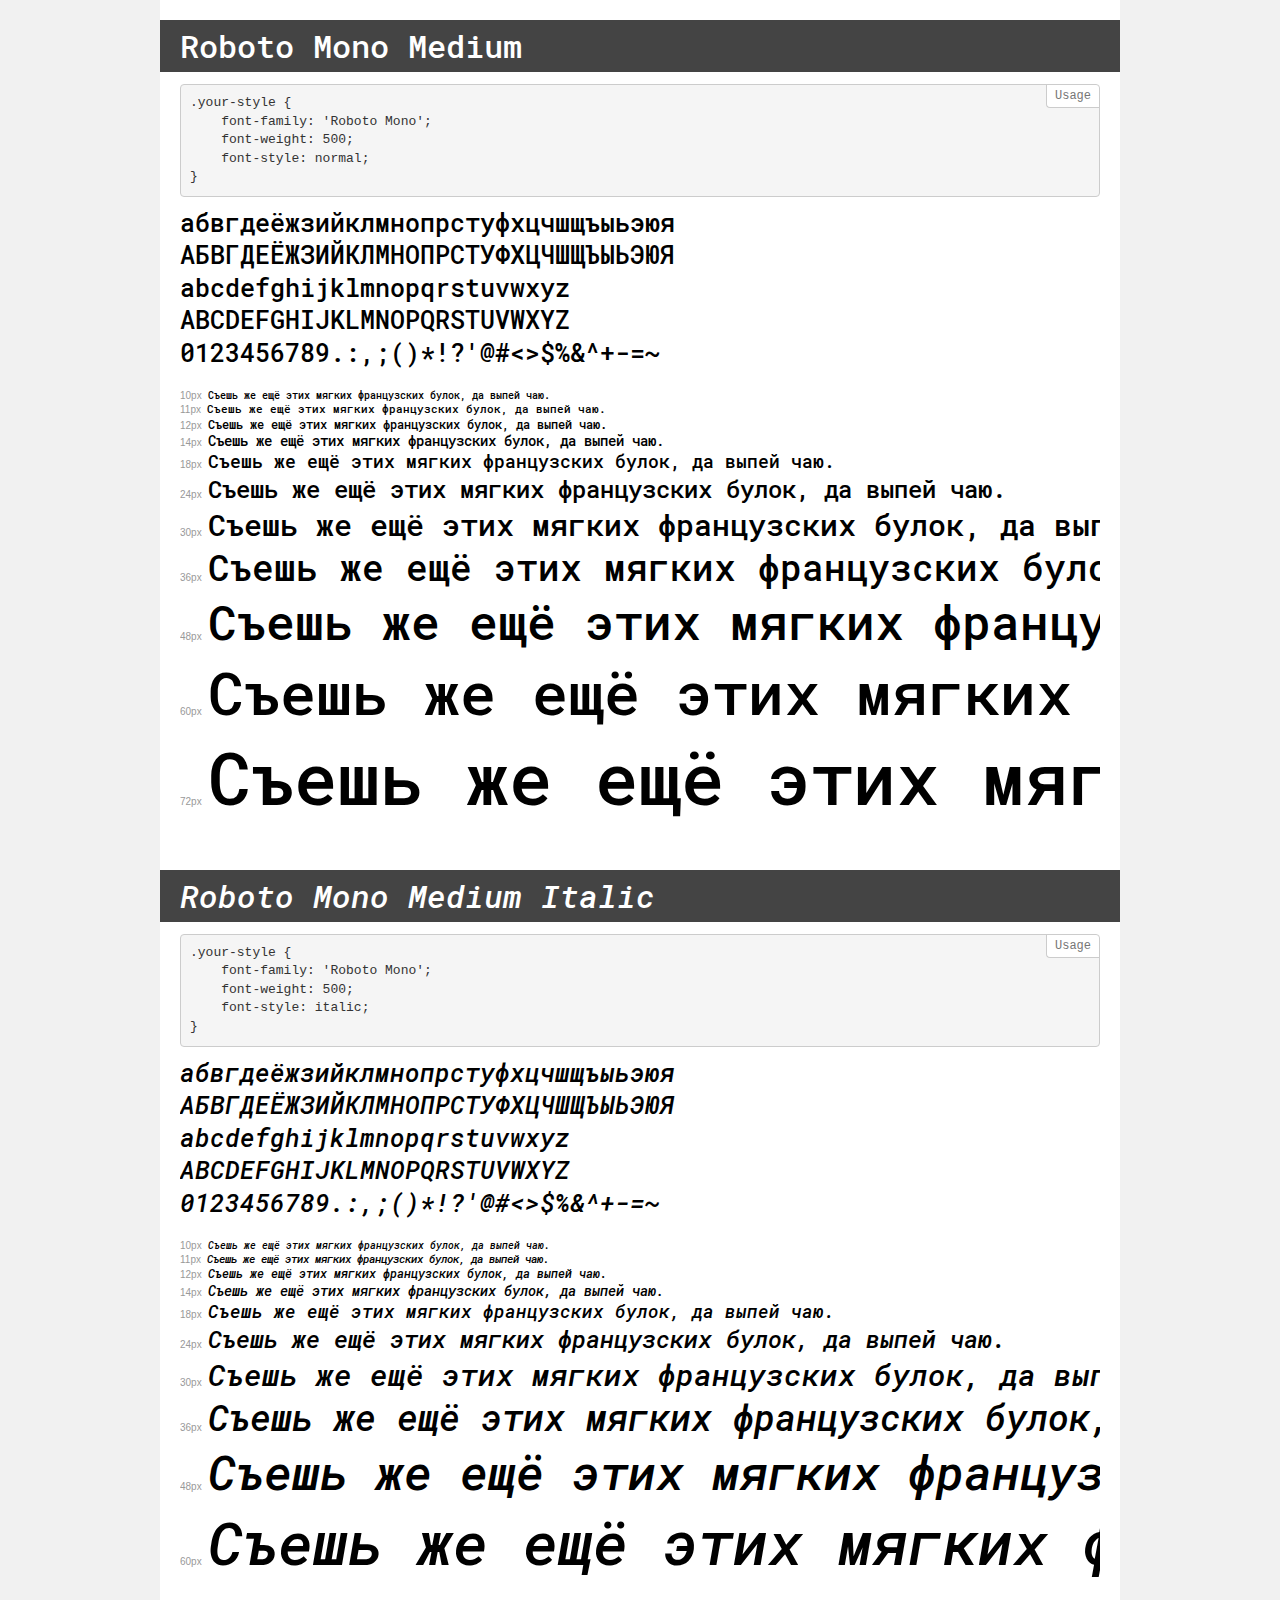
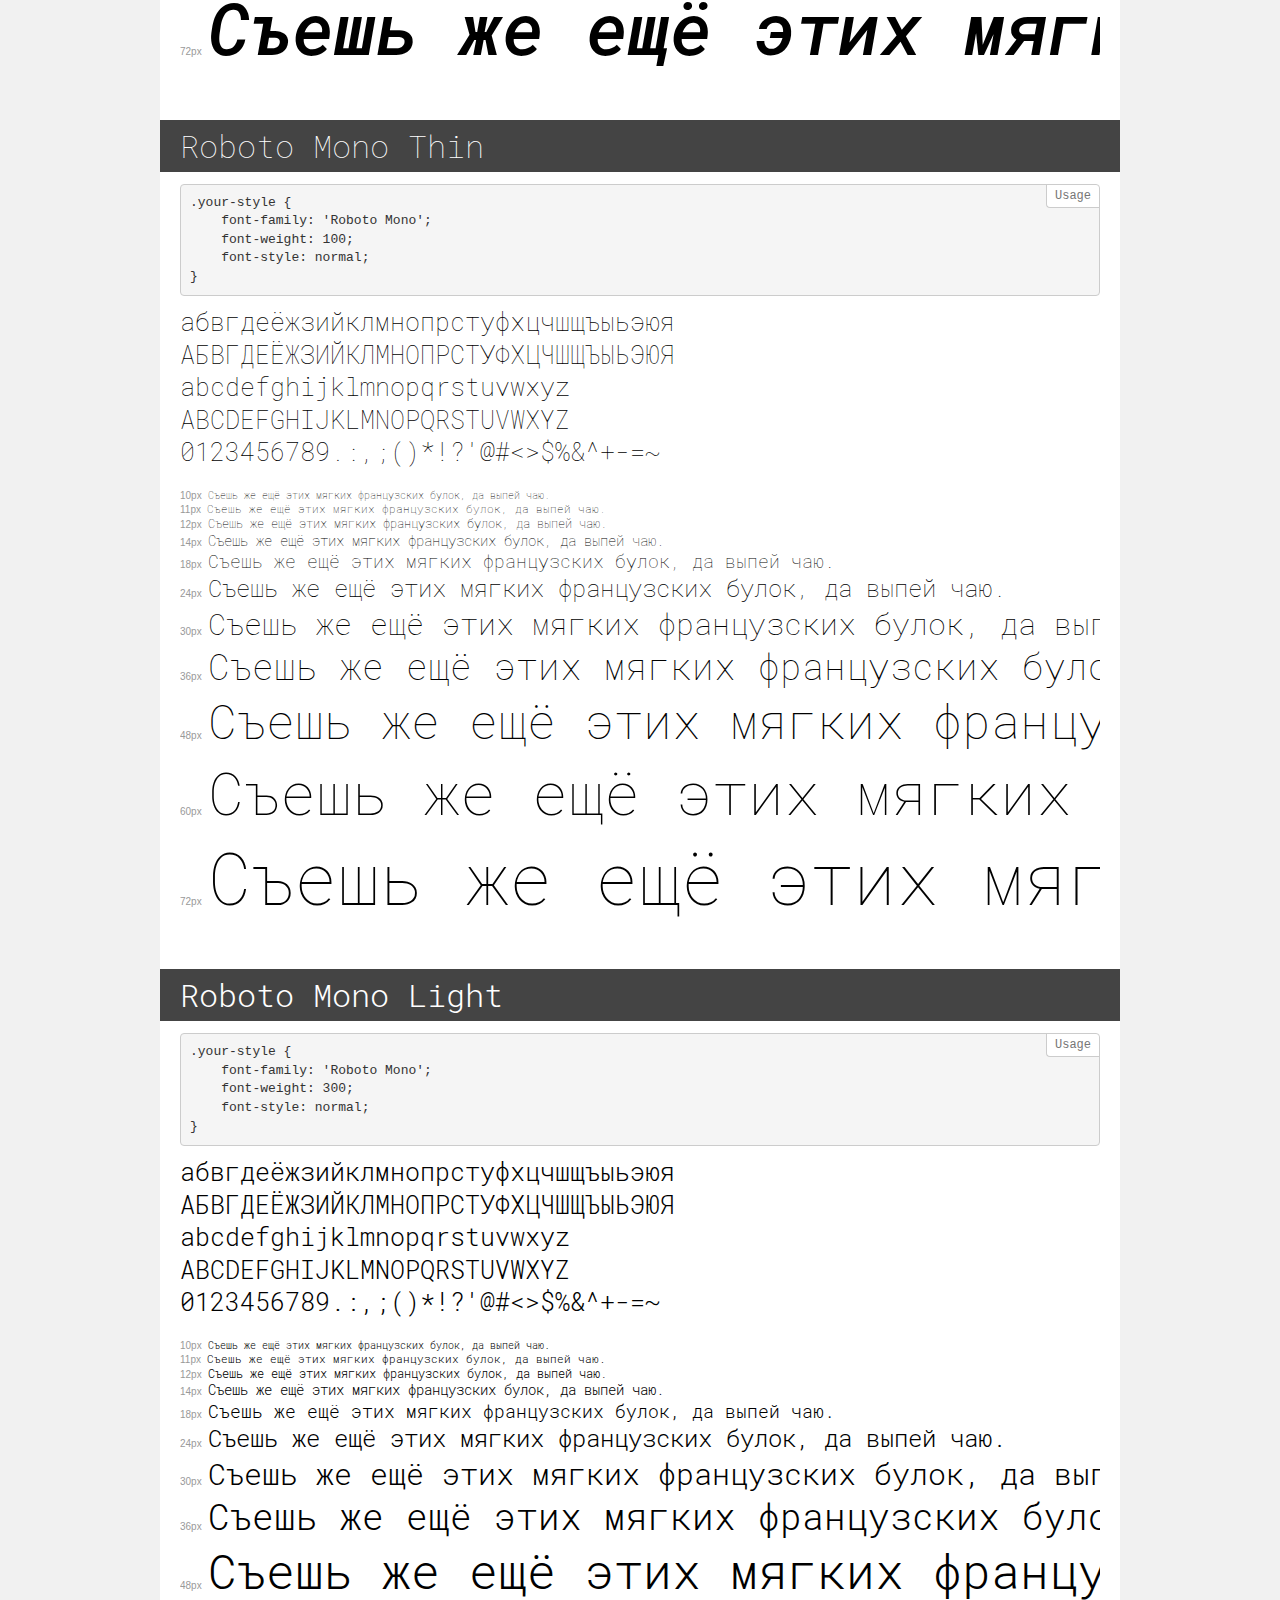
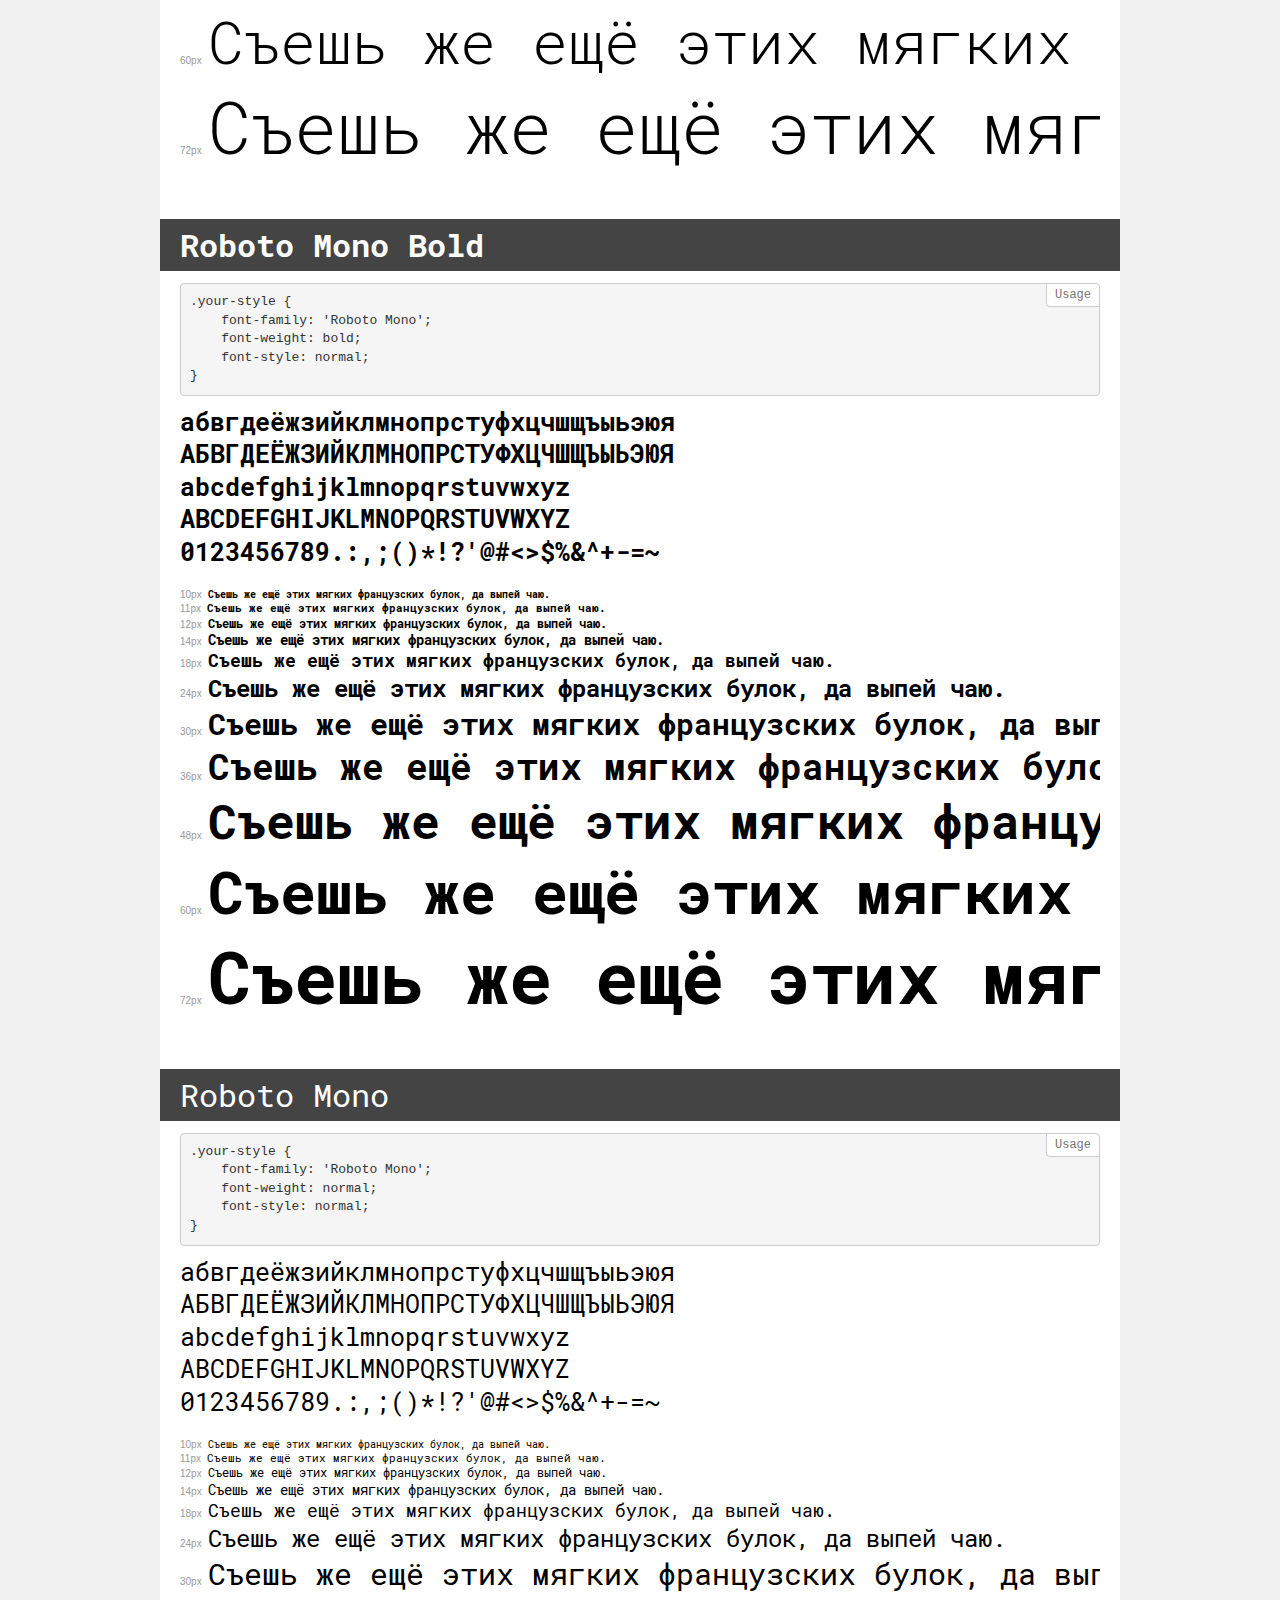
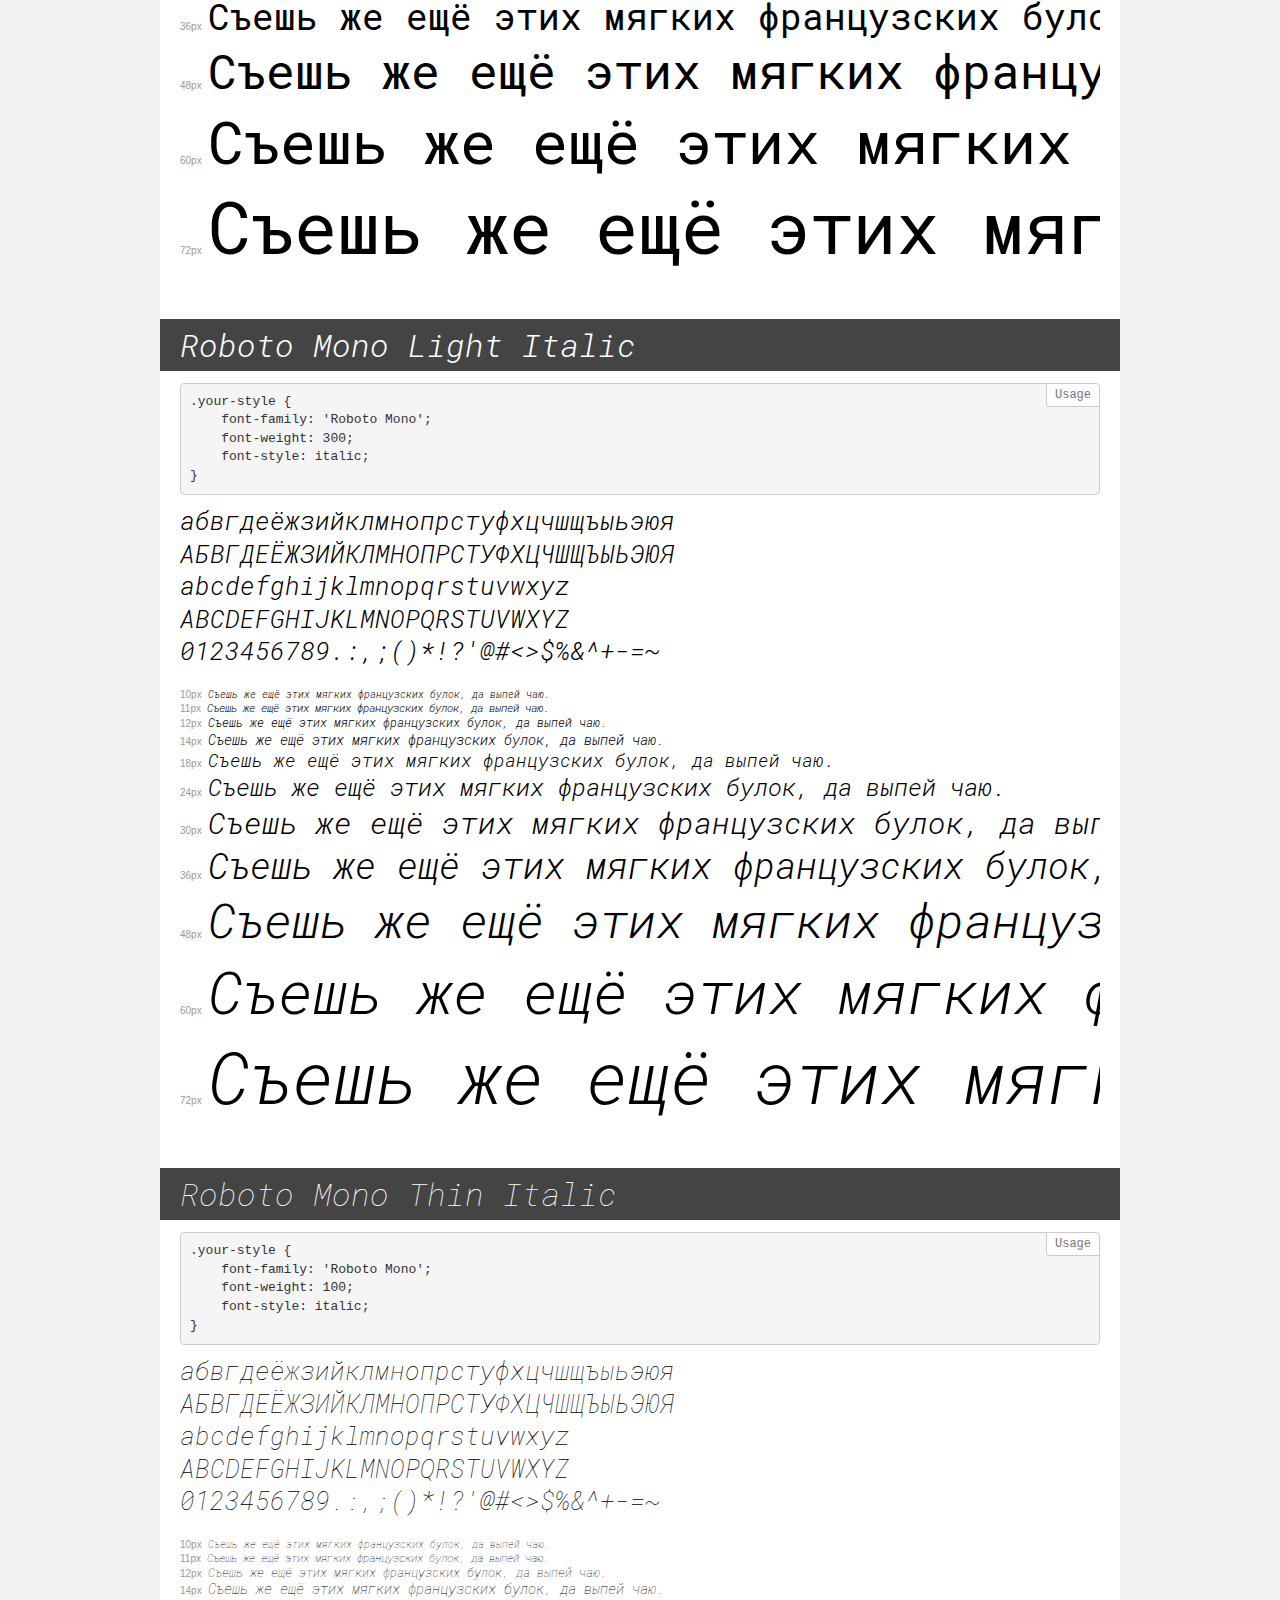
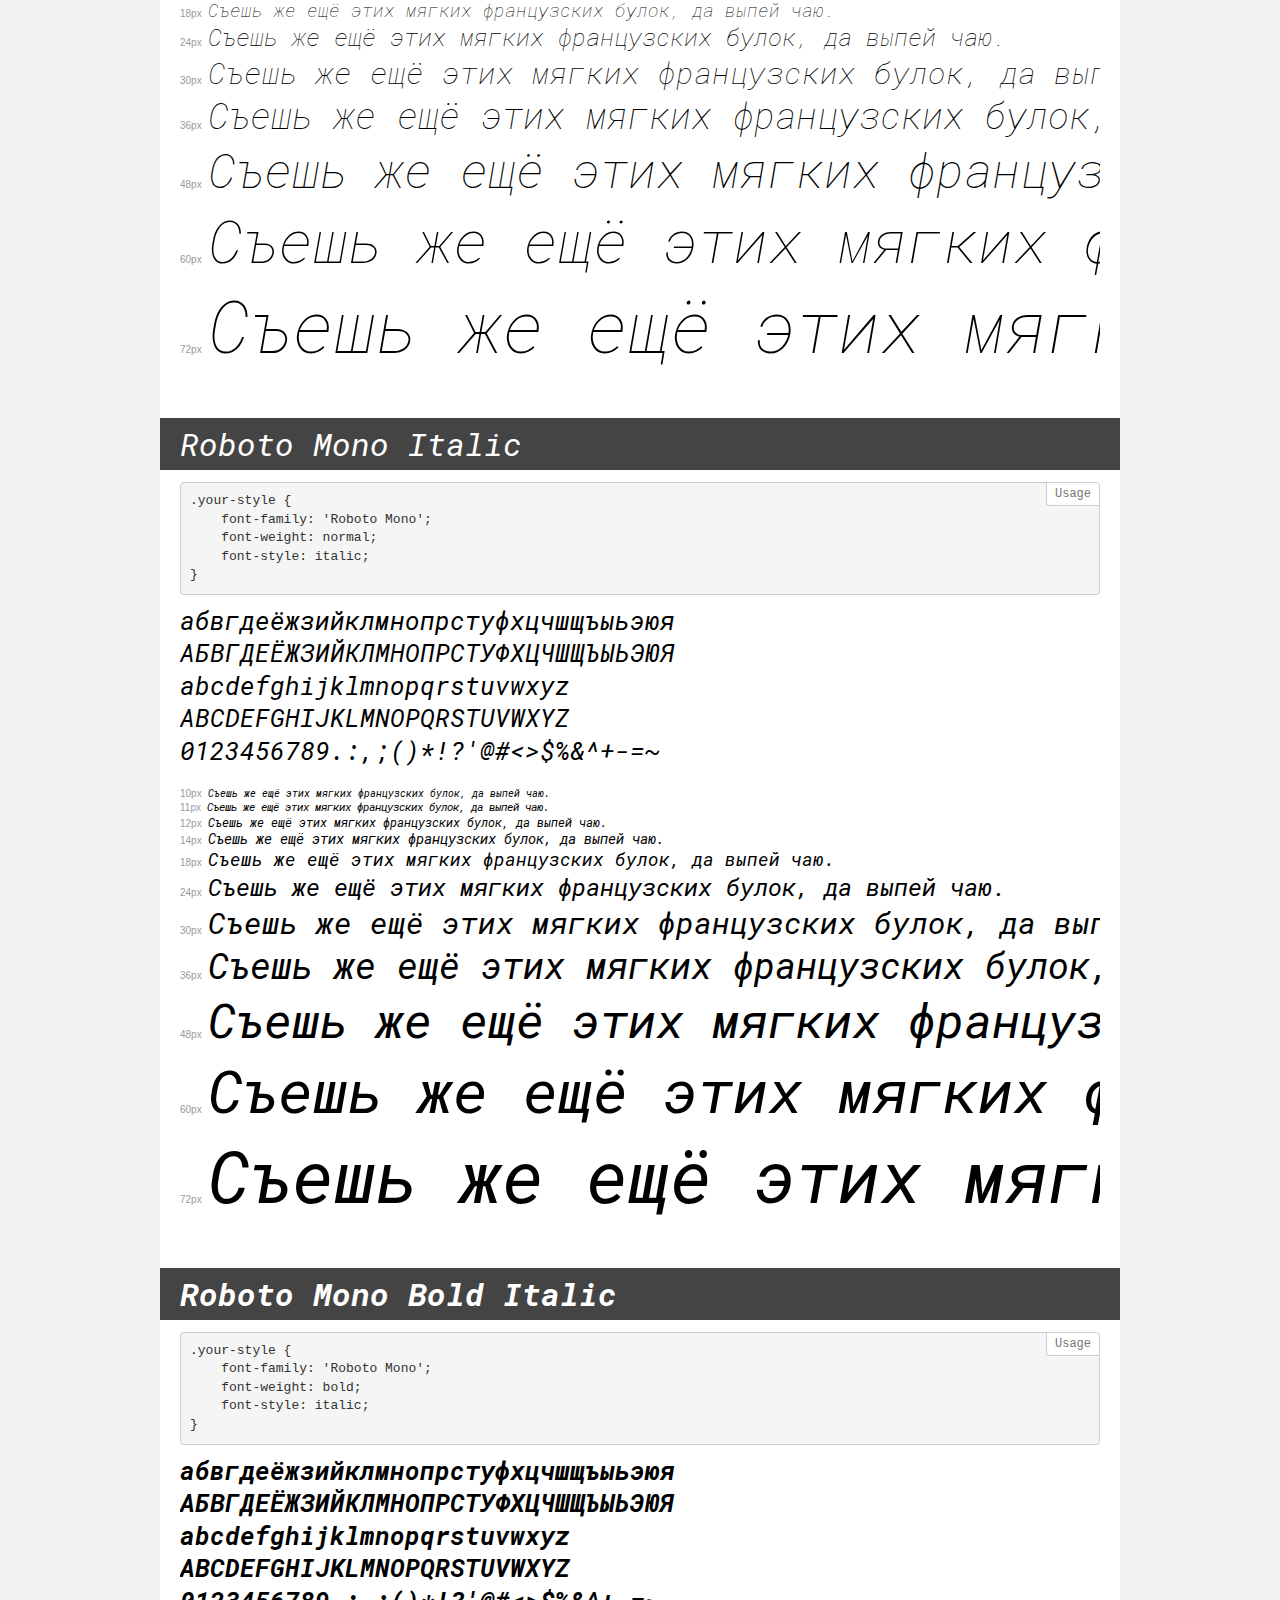
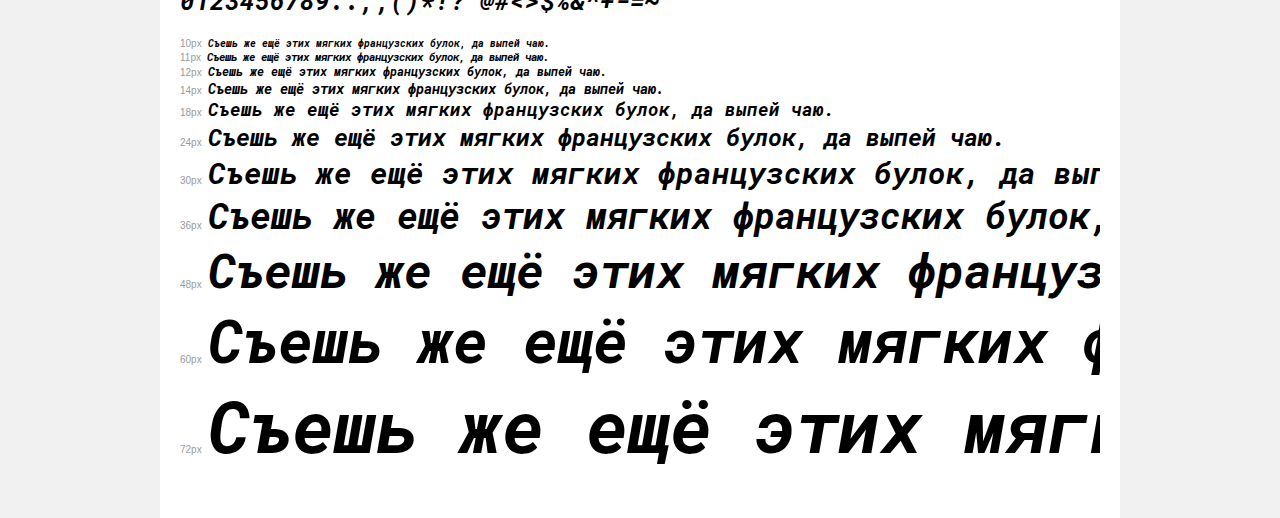
<file: fonts/demo.html>
<!DOCTYPE html>
<html>
<head>
    <meta charset="utf-8">
    <meta http-equiv="X-UA-Compatible" content="IE=edge">
    <meta name="viewport" content="width=device-width, initial-scale=1">
    <meta name="robots" content="noindex, noarchive">
    <title>Transfonter demo</title>
    <link href="stylesheet.css" rel="stylesheet">
    <style>
        /*
        http://meyerweb.com/eric/tools/css/reset/
        v2.0 | 20110126
        License: none (public domain)
        */
        html, body, div, span, applet, object, iframe,
        h1, h2, h3, h4, h5, h6, p, blockquote, pre,
        a, abbr, acronym, address, big, cite, code,
        del, dfn, em, img, ins, kbd, q, s, samp,
        small, strike, strong, sub, sup, tt, var,
        b, u, i, center,
        dl, dt, dd, ol, ul, li,
        fieldset, form, label, legend,
        table, caption, tbody, tfoot, thead, tr, th, td,
        article, aside, canvas, details, embed,
        figure, figcaption, footer, header, hgroup,
        menu, nav, output, ruby, section, summary,
        time, mark, audio, video {
            margin: 0;
            padding: 0;
            border: 0;
            font-size: 100%;
            font: inherit;
            vertical-align: baseline;
        }
        /* HTML5 display-role reset for older browsers */
        article, aside, details, figcaption, figure,
        footer, header, hgroup, menu, nav, section {
            display: block;
        }
        body {
            line-height: 1;
        }
        ol, ul {
            list-style: none;
        }
        blockquote, q {
            quotes: none;
        }
        blockquote:before, blockquote:after,
        q:before, q:after {
            content: '';
            content: none;
        }
        table {
            border-collapse: collapse;
            border-spacing: 0;
        }
        /* common styles */
        body {
            background: #f1f1f1;
            color: #000;
        }
        .page {
            background: #fff;
            width: 920px;
            margin: 0 auto;
            padding: 20px 20px 0 20px;
            overflow: hidden;
        }
        .font-container {
            overflow-x: auto;
            overflow-y: hidden;
            margin-bottom: 40px;
            line-height: 1.3;
            white-space: nowrap;
            padding-bottom: 5px;
        }
        h1 {
            position: relative;
            background: #444;
            font-size: 32px;
            color: #fff;
            padding: 10px 20px;
            margin: 0 -20px 12px -20px;
        }
        .letters {
            font-size: 25px;
            margin-bottom: 20px;
        }
        .s10:before {
            content: '10px';
        }
        .s11:before {
            content: '11px';
        }
        .s12:before {
            content: '12px';
        }
        .s14:before {
            content: '14px';
        }
        .s18:before {
            content: '18px';
        }
        .s24:before {
            content: '24px';
        }
        .s30:before {
            content: '30px';
        }
        .s36:before {
            content: '36px';
        }
        .s48:before {
            content: '48px';
        }
        .s60:before {
            content: '60px';
        }
        .s72:before {
            content: '72px';
        }
        .s10:before, .s11:before, .s12:before, .s14:before,
        .s18:before, .s24:before, .s30:before, .s36:before,
        .s48:before, .s60:before, .s72:before {
            font-family: Arial, sans-serif;
            font-size: 10px;
            font-weight: normal;
            font-style: normal;
            color: #999;
            padding-right: 6px;
        }
        pre {
            display: block;
            position: relative;
            padding: 9px;
            margin: 0 0 10px;
            font-family: Monaco, Menlo, Consolas, "Courier New", monospace !important;
            font-size: 13px;
            line-height: 1.428571429;
            color: #333;
            font-weight: normal !important;
            font-style: normal !important;
            background-color: #f5f5f5;
            border: 1px solid #ccc;
            overflow-x: auto;
            border-radius: 4px;
        }
        pre:after {
            display: block;
            position: absolute;
            right: 0;
            top: 0;
            content: 'Usage';
            line-height: 1;
            padding: 5px 8px;
            font-size: 12px;
            color: #767676;
            background-color: #fff;
            border: 1px solid #ccc;
            border-right: none;
            border-top: none;
            border-radius: 0 4px 0 4px;
            z-index: 10;
        }
        /* responsive */
        @media (max-width: 959px) {
            .page {
                width: auto;
                margin: 0;
            }
        }
    </style>
</head>
<body>
<div class="page">
    <div class="demo" style="font-family: 'Roboto Mono'; font-weight: 500; font-style: normal;">
        <h1>Roboto Mono Medium</h1>
        <pre>.your-style {
    font-family: 'Roboto Mono';
    font-weight: 500;
    font-style: normal;
}</pre>
        <div class="font-container">
            <p class="letters">
                абвгдеёжзийклмнопрстуфхцчшщъыьэюя<br>
АБВГДЕЁЖЗИЙКЛМНОПРСТУФХЦЧШЩЪЫЬЭЮЯ<br>
abcdefghijklmnopqrstuvwxyz<br>
ABCDEFGHIJKLMNOPQRSTUVWXYZ<br>
                0123456789.:,;()*!?'@#<>$%&^+-=~
            </p>
            <p class="s10" style="font-size: 10px;">Съешь же ещё этих мягких французских булок, да выпей чаю.</p>
            <p class="s11" style="font-size: 11px;">Съешь же ещё этих мягких французских булок, да выпей чаю.</p>
            <p class="s12" style="font-size: 12px;">Съешь же ещё этих мягких французских булок, да выпей чаю.</p>
            <p class="s14" style="font-size: 14px;">Съешь же ещё этих мягких французских булок, да выпей чаю.</p>
            <p class="s18" style="font-size: 18px;">Съешь же ещё этих мягких французских булок, да выпей чаю.</p>
            <p class="s24" style="font-size: 24px;">Съешь же ещё этих мягких французских булок, да выпей чаю.</p>
            <p class="s30" style="font-size: 30px;">Съешь же ещё этих мягких французских булок, да выпей чаю.</p>
            <p class="s36" style="font-size: 36px;">Съешь же ещё этих мягких французских булок, да выпей чаю.</p>
            <p class="s48" style="font-size: 48px;">Съешь же ещё этих мягких французских булок, да выпей чаю.</p>
            <p class="s60" style="font-size: 60px;">Съешь же ещё этих мягких французских булок, да выпей чаю.</p>
            <p class="s72" style="font-size: 72px;">Съешь же ещё этих мягких французских булок, да выпей чаю.</p>
        </div>
    </div>
    <div class="demo" style="font-family: 'Roboto Mono'; font-weight: 500; font-style: italic;">
        <h1>Roboto Mono Medium Italic</h1>
        <pre>.your-style {
    font-family: 'Roboto Mono';
    font-weight: 500;
    font-style: italic;
}</pre>
        <div class="font-container">
            <p class="letters">
                абвгдеёжзийклмнопрстуфхцчшщъыьэюя<br>
АБВГДЕЁЖЗИЙКЛМНОПРСТУФХЦЧШЩЪЫЬЭЮЯ<br>
abcdefghijklmnopqrstuvwxyz<br>
ABCDEFGHIJKLMNOPQRSTUVWXYZ<br>
                0123456789.:,;()*!?'@#<>$%&^+-=~
            </p>
            <p class="s10" style="font-size: 10px;">Съешь же ещё этих мягких французских булок, да выпей чаю.</p>
            <p class="s11" style="font-size: 11px;">Съешь же ещё этих мягких французских булок, да выпей чаю.</p>
            <p class="s12" style="font-size: 12px;">Съешь же ещё этих мягких французских булок, да выпей чаю.</p>
            <p class="s14" style="font-size: 14px;">Съешь же ещё этих мягких французских булок, да выпей чаю.</p>
            <p class="s18" style="font-size: 18px;">Съешь же ещё этих мягких французских булок, да выпей чаю.</p>
            <p class="s24" style="font-size: 24px;">Съешь же ещё этих мягких французских булок, да выпей чаю.</p>
            <p class="s30" style="font-size: 30px;">Съешь же ещё этих мягких французских булок, да выпей чаю.</p>
            <p class="s36" style="font-size: 36px;">Съешь же ещё этих мягких французских булок, да выпей чаю.</p>
            <p class="s48" style="font-size: 48px;">Съешь же ещё этих мягких французских булок, да выпей чаю.</p>
            <p class="s60" style="font-size: 60px;">Съешь же ещё этих мягких французских булок, да выпей чаю.</p>
            <p class="s72" style="font-size: 72px;">Съешь же ещё этих мягких французских булок, да выпей чаю.</p>
        </div>
    </div>
    <div class="demo" style="font-family: 'Roboto Mono'; font-weight: 100; font-style: normal;">
        <h1>Roboto Mono Thin</h1>
        <pre>.your-style {
    font-family: 'Roboto Mono';
    font-weight: 100;
    font-style: normal;
}</pre>
        <div class="font-container">
            <p class="letters">
                абвгдеёжзийклмнопрстуфхцчшщъыьэюя<br>
АБВГДЕЁЖЗИЙКЛМНОПРСТУФХЦЧШЩЪЫЬЭЮЯ<br>
abcdefghijklmnopqrstuvwxyz<br>
ABCDEFGHIJKLMNOPQRSTUVWXYZ<br>
                0123456789.:,;()*!?'@#<>$%&^+-=~
            </p>
            <p class="s10" style="font-size: 10px;">Съешь же ещё этих мягких французских булок, да выпей чаю.</p>
            <p class="s11" style="font-size: 11px;">Съешь же ещё этих мягких французских булок, да выпей чаю.</p>
            <p class="s12" style="font-size: 12px;">Съешь же ещё этих мягких французских булок, да выпей чаю.</p>
            <p class="s14" style="font-size: 14px;">Съешь же ещё этих мягких французских булок, да выпей чаю.</p>
            <p class="s18" style="font-size: 18px;">Съешь же ещё этих мягких французских булок, да выпей чаю.</p>
            <p class="s24" style="font-size: 24px;">Съешь же ещё этих мягких французских булок, да выпей чаю.</p>
            <p class="s30" style="font-size: 30px;">Съешь же ещё этих мягких французских булок, да выпей чаю.</p>
            <p class="s36" style="font-size: 36px;">Съешь же ещё этих мягких французских булок, да выпей чаю.</p>
            <p class="s48" style="font-size: 48px;">Съешь же ещё этих мягких французских булок, да выпей чаю.</p>
            <p class="s60" style="font-size: 60px;">Съешь же ещё этих мягких французских булок, да выпей чаю.</p>
            <p class="s72" style="font-size: 72px;">Съешь же ещё этих мягких французских булок, да выпей чаю.</p>
        </div>
    </div>
    <div class="demo" style="font-family: 'Roboto Mono'; font-weight: 300; font-style: normal;">
        <h1>Roboto Mono Light</h1>
        <pre>.your-style {
    font-family: 'Roboto Mono';
    font-weight: 300;
    font-style: normal;
}</pre>
        <div class="font-container">
            <p class="letters">
                абвгдеёжзийклмнопрстуфхцчшщъыьэюя<br>
АБВГДЕЁЖЗИЙКЛМНОПРСТУФХЦЧШЩЪЫЬЭЮЯ<br>
abcdefghijklmnopqrstuvwxyz<br>
ABCDEFGHIJKLMNOPQRSTUVWXYZ<br>
                0123456789.:,;()*!?'@#<>$%&^+-=~
            </p>
            <p class="s10" style="font-size: 10px;">Съешь же ещё этих мягких французских булок, да выпей чаю.</p>
            <p class="s11" style="font-size: 11px;">Съешь же ещё этих мягких французских булок, да выпей чаю.</p>
            <p class="s12" style="font-size: 12px;">Съешь же ещё этих мягких французских булок, да выпей чаю.</p>
            <p class="s14" style="font-size: 14px;">Съешь же ещё этих мягких французских булок, да выпей чаю.</p>
            <p class="s18" style="font-size: 18px;">Съешь же ещё этих мягких французских булок, да выпей чаю.</p>
            <p class="s24" style="font-size: 24px;">Съешь же ещё этих мягких французских булок, да выпей чаю.</p>
            <p class="s30" style="font-size: 30px;">Съешь же ещё этих мягких французских булок, да выпей чаю.</p>
            <p class="s36" style="font-size: 36px;">Съешь же ещё этих мягких французских булок, да выпей чаю.</p>
            <p class="s48" style="font-size: 48px;">Съешь же ещё этих мягких французских булок, да выпей чаю.</p>
            <p class="s60" style="font-size: 60px;">Съешь же ещё этих мягких французских булок, да выпей чаю.</p>
            <p class="s72" style="font-size: 72px;">Съешь же ещё этих мягких французских булок, да выпей чаю.</p>
        </div>
    </div>
    <div class="demo" style="font-family: 'Roboto Mono'; font-weight: bold; font-style: normal;">
        <h1>Roboto Mono Bold</h1>
        <pre>.your-style {
    font-family: 'Roboto Mono';
    font-weight: bold;
    font-style: normal;
}</pre>
        <div class="font-container">
            <p class="letters">
                абвгдеёжзийклмнопрстуфхцчшщъыьэюя<br>
АБВГДЕЁЖЗИЙКЛМНОПРСТУФХЦЧШЩЪЫЬЭЮЯ<br>
abcdefghijklmnopqrstuvwxyz<br>
ABCDEFGHIJKLMNOPQRSTUVWXYZ<br>
                0123456789.:,;()*!?'@#<>$%&^+-=~
            </p>
            <p class="s10" style="font-size: 10px;">Съешь же ещё этих мягких французских булок, да выпей чаю.</p>
            <p class="s11" style="font-size: 11px;">Съешь же ещё этих мягких французских булок, да выпей чаю.</p>
            <p class="s12" style="font-size: 12px;">Съешь же ещё этих мягких французских булок, да выпей чаю.</p>
            <p class="s14" style="font-size: 14px;">Съешь же ещё этих мягких французских булок, да выпей чаю.</p>
            <p class="s18" style="font-size: 18px;">Съешь же ещё этих мягких французских булок, да выпей чаю.</p>
            <p class="s24" style="font-size: 24px;">Съешь же ещё этих мягких французских булок, да выпей чаю.</p>
            <p class="s30" style="font-size: 30px;">Съешь же ещё этих мягких французских булок, да выпей чаю.</p>
            <p class="s36" style="font-size: 36px;">Съешь же ещё этих мягких французских булок, да выпей чаю.</p>
            <p class="s48" style="font-size: 48px;">Съешь же ещё этих мягких французских булок, да выпей чаю.</p>
            <p class="s60" style="font-size: 60px;">Съешь же ещё этих мягких французских булок, да выпей чаю.</p>
            <p class="s72" style="font-size: 72px;">Съешь же ещё этих мягких французских булок, да выпей чаю.</p>
        </div>
    </div>
    <div class="demo" style="font-family: 'Roboto Mono'; font-weight: normal; font-style: normal;">
        <h1>Roboto Mono</h1>
        <pre>.your-style {
    font-family: 'Roboto Mono';
    font-weight: normal;
    font-style: normal;
}</pre>
        <div class="font-container">
            <p class="letters">
                абвгдеёжзийклмнопрстуфхцчшщъыьэюя<br>
АБВГДЕЁЖЗИЙКЛМНОПРСТУФХЦЧШЩЪЫЬЭЮЯ<br>
abcdefghijklmnopqrstuvwxyz<br>
ABCDEFGHIJKLMNOPQRSTUVWXYZ<br>
                0123456789.:,;()*!?'@#<>$%&^+-=~
            </p>
            <p class="s10" style="font-size: 10px;">Съешь же ещё этих мягких французских булок, да выпей чаю.</p>
            <p class="s11" style="font-size: 11px;">Съешь же ещё этих мягких французских булок, да выпей чаю.</p>
            <p class="s12" style="font-size: 12px;">Съешь же ещё этих мягких французских булок, да выпей чаю.</p>
            <p class="s14" style="font-size: 14px;">Съешь же ещё этих мягких французских булок, да выпей чаю.</p>
            <p class="s18" style="font-size: 18px;">Съешь же ещё этих мягких французских булок, да выпей чаю.</p>
            <p class="s24" style="font-size: 24px;">Съешь же ещё этих мягких французских булок, да выпей чаю.</p>
            <p class="s30" style="font-size: 30px;">Съешь же ещё этих мягких французских булок, да выпей чаю.</p>
            <p class="s36" style="font-size: 36px;">Съешь же ещё этих мягких французских булок, да выпей чаю.</p>
            <p class="s48" style="font-size: 48px;">Съешь же ещё этих мягких французских булок, да выпей чаю.</p>
            <p class="s60" style="font-size: 60px;">Съешь же ещё этих мягких французских булок, да выпей чаю.</p>
            <p class="s72" style="font-size: 72px;">Съешь же ещё этих мягких французских булок, да выпей чаю.</p>
        </div>
    </div>
    <div class="demo" style="font-family: 'Roboto Mono'; font-weight: 300; font-style: italic;">
        <h1>Roboto Mono Light Italic</h1>
        <pre>.your-style {
    font-family: 'Roboto Mono';
    font-weight: 300;
    font-style: italic;
}</pre>
        <div class="font-container">
            <p class="letters">
                абвгдеёжзийклмнопрстуфхцчшщъыьэюя<br>
АБВГДЕЁЖЗИЙКЛМНОПРСТУФХЦЧШЩЪЫЬЭЮЯ<br>
abcdefghijklmnopqrstuvwxyz<br>
ABCDEFGHIJKLMNOPQRSTUVWXYZ<br>
                0123456789.:,;()*!?'@#<>$%&^+-=~
            </p>
            <p class="s10" style="font-size: 10px;">Съешь же ещё этих мягких французских булок, да выпей чаю.</p>
            <p class="s11" style="font-size: 11px;">Съешь же ещё этих мягких французских булок, да выпей чаю.</p>
            <p class="s12" style="font-size: 12px;">Съешь же ещё этих мягких французских булок, да выпей чаю.</p>
            <p class="s14" style="font-size: 14px;">Съешь же ещё этих мягких французских булок, да выпей чаю.</p>
            <p class="s18" style="font-size: 18px;">Съешь же ещё этих мягких французских булок, да выпей чаю.</p>
            <p class="s24" style="font-size: 24px;">Съешь же ещё этих мягких французских булок, да выпей чаю.</p>
            <p class="s30" style="font-size: 30px;">Съешь же ещё этих мягких французских булок, да выпей чаю.</p>
            <p class="s36" style="font-size: 36px;">Съешь же ещё этих мягких французских булок, да выпей чаю.</p>
            <p class="s48" style="font-size: 48px;">Съешь же ещё этих мягких французских булок, да выпей чаю.</p>
            <p class="s60" style="font-size: 60px;">Съешь же ещё этих мягких французских булок, да выпей чаю.</p>
            <p class="s72" style="font-size: 72px;">Съешь же ещё этих мягких французских булок, да выпей чаю.</p>
        </div>
    </div>
    <div class="demo" style="font-family: 'Roboto Mono'; font-weight: 100; font-style: italic;">
        <h1>Roboto Mono Thin Italic</h1>
        <pre>.your-style {
    font-family: 'Roboto Mono';
    font-weight: 100;
    font-style: italic;
}</pre>
        <div class="font-container">
            <p class="letters">
                абвгдеёжзийклмнопрстуфхцчшщъыьэюя<br>
АБВГДЕЁЖЗИЙКЛМНОПРСТУФХЦЧШЩЪЫЬЭЮЯ<br>
abcdefghijklmnopqrstuvwxyz<br>
ABCDEFGHIJKLMNOPQRSTUVWXYZ<br>
                0123456789.:,;()*!?'@#<>$%&^+-=~
            </p>
            <p class="s10" style="font-size: 10px;">Съешь же ещё этих мягких французских булок, да выпей чаю.</p>
            <p class="s11" style="font-size: 11px;">Съешь же ещё этих мягких французских булок, да выпей чаю.</p>
            <p class="s12" style="font-size: 12px;">Съешь же ещё этих мягких французских булок, да выпей чаю.</p>
            <p class="s14" style="font-size: 14px;">Съешь же ещё этих мягких французских булок, да выпей чаю.</p>
            <p class="s18" style="font-size: 18px;">Съешь же ещё этих мягких французских булок, да выпей чаю.</p>
            <p class="s24" style="font-size: 24px;">Съешь же ещё этих мягких французских булок, да выпей чаю.</p>
            <p class="s30" style="font-size: 30px;">Съешь же ещё этих мягких французских булок, да выпей чаю.</p>
            <p class="s36" style="font-size: 36px;">Съешь же ещё этих мягких французских булок, да выпей чаю.</p>
            <p class="s48" style="font-size: 48px;">Съешь же ещё этих мягких французских булок, да выпей чаю.</p>
            <p class="s60" style="font-size: 60px;">Съешь же ещё этих мягких французских булок, да выпей чаю.</p>
            <p class="s72" style="font-size: 72px;">Съешь же ещё этих мягких французских булок, да выпей чаю.</p>
        </div>
    </div>
    <div class="demo" style="font-family: 'Roboto Mono'; font-weight: normal; font-style: italic;">
        <h1>Roboto Mono Italic</h1>
        <pre>.your-style {
    font-family: 'Roboto Mono';
    font-weight: normal;
    font-style: italic;
}</pre>
        <div class="font-container">
            <p class="letters">
                абвгдеёжзийклмнопрстуфхцчшщъыьэюя<br>
АБВГДЕЁЖЗИЙКЛМНОПРСТУФХЦЧШЩЪЫЬЭЮЯ<br>
abcdefghijklmnopqrstuvwxyz<br>
ABCDEFGHIJKLMNOPQRSTUVWXYZ<br>
                0123456789.:,;()*!?'@#<>$%&^+-=~
            </p>
            <p class="s10" style="font-size: 10px;">Съешь же ещё этих мягких французских булок, да выпей чаю.</p>
            <p class="s11" style="font-size: 11px;">Съешь же ещё этих мягких французских булок, да выпей чаю.</p>
            <p class="s12" style="font-size: 12px;">Съешь же ещё этих мягких французских булок, да выпей чаю.</p>
            <p class="s14" style="font-size: 14px;">Съешь же ещё этих мягких французских булок, да выпей чаю.</p>
            <p class="s18" style="font-size: 18px;">Съешь же ещё этих мягких французских булок, да выпей чаю.</p>
            <p class="s24" style="font-size: 24px;">Съешь же ещё этих мягких французских булок, да выпей чаю.</p>
            <p class="s30" style="font-size: 30px;">Съешь же ещё этих мягких французских булок, да выпей чаю.</p>
            <p class="s36" style="font-size: 36px;">Съешь же ещё этих мягких французских булок, да выпей чаю.</p>
            <p class="s48" style="font-size: 48px;">Съешь же ещё этих мягких французских булок, да выпей чаю.</p>
            <p class="s60" style="font-size: 60px;">Съешь же ещё этих мягких французских булок, да выпей чаю.</p>
            <p class="s72" style="font-size: 72px;">Съешь же ещё этих мягких французских булок, да выпей чаю.</p>
        </div>
    </div>
    <div class="demo" style="font-family: 'Roboto Mono'; font-weight: bold; font-style: italic;">
        <h1>Roboto Mono Bold Italic</h1>
        <pre>.your-style {
    font-family: 'Roboto Mono';
    font-weight: bold;
    font-style: italic;
}</pre>
        <div class="font-container">
            <p class="letters">
                абвгдеёжзийклмнопрстуфхцчшщъыьэюя<br>
АБВГДЕЁЖЗИЙКЛМНОПРСТУФХЦЧШЩЪЫЬЭЮЯ<br>
abcdefghijklmnopqrstuvwxyz<br>
ABCDEFGHIJKLMNOPQRSTUVWXYZ<br>
                0123456789.:,;()*!?'@#<>$%&^+-=~
            </p>
            <p class="s10" style="font-size: 10px;">Съешь же ещё этих мягких французских булок, да выпей чаю.</p>
            <p class="s11" style="font-size: 11px;">Съешь же ещё этих мягких французских булок, да выпей чаю.</p>
            <p class="s12" style="font-size: 12px;">Съешь же ещё этих мягких французских булок, да выпей чаю.</p>
            <p class="s14" style="font-size: 14px;">Съешь же ещё этих мягких французских булок, да выпей чаю.</p>
            <p class="s18" style="font-size: 18px;">Съешь же ещё этих мягких французских булок, да выпей чаю.</p>
            <p class="s24" style="font-size: 24px;">Съешь же ещё этих мягких французских булок, да выпей чаю.</p>
            <p class="s30" style="font-size: 30px;">Съешь же ещё этих мягких французских булок, да выпей чаю.</p>
            <p class="s36" style="font-size: 36px;">Съешь же ещё этих мягких французских булок, да выпей чаю.</p>
            <p class="s48" style="font-size: 48px;">Съешь же ещё этих мягких французских булок, да выпей чаю.</p>
            <p class="s60" style="font-size: 60px;">Съешь же ещё этих мягких французских булок, да выпей чаю.</p>
            <p class="s72" style="font-size: 72px;">Съешь же ещё этих мягких французских булок, да выпей чаю.</p>
        </div>
    </div>
</div>
</body>
</html>
</file>
<file: fonts/stylesheet.css>
/* This stylesheet generated by Transfonter (https://transfonter.org) on February 25, 2018 4:01 PM */

@font-face {
    font-family: 'Roboto Mono';
    src: url('RobotoMono-Medium.eot');
    src: local('Roboto Mono Medium'), local('RobotoMono-Medium'),
        url('RobotoMono-Medium.eot?#iefix') format('embedded-opentype'),
        url('RobotoMono-Medium.woff') format('woff'),
        url('RobotoMono-Medium.ttf') format('truetype');
    font-weight: 500;
    font-style: normal;
}

@font-face {
    font-family: 'Roboto Mono';
    src: url('RobotoMono-MediumItalic.eot');
    src: local('Roboto Mono Medium Italic'), local('RobotoMono-MediumItalic'),
        url('RobotoMono-MediumItalic.eot?#iefix') format('embedded-opentype'),
        url('RobotoMono-MediumItalic.woff') format('woff'),
        url('RobotoMono-MediumItalic.ttf') format('truetype');
    font-weight: 500;
    font-style: italic;
}

@font-face {
    font-family: 'Roboto Mono';
    src: url('RobotoMono-Thin.eot');
    src: local('Roboto Mono Thin'), local('RobotoMono-Thin'),
        url('RobotoMono-Thin.eot?#iefix') format('embedded-opentype'),
        url('RobotoMono-Thin.woff') format('woff'),
        url('RobotoMono-Thin.ttf') format('truetype');
    font-weight: 100;
    font-style: normal;
}

@font-face {
    font-family: 'Roboto Mono';
    src: url('RobotoMono-Light.eot');
    src: local('Roboto Mono Light'), local('RobotoMono-Light'),
        url('RobotoMono-Light.eot?#iefix') format('embedded-opentype'),
        url('RobotoMono-Light.woff') format('woff'),
        url('RobotoMono-Light.ttf') format('truetype');
    font-weight: 300;
    font-style: normal;
}

@font-face {
    font-family: 'Roboto Mono';
    src: url('RobotoMono-Bold.eot');
    src: local('Roboto Mono Bold'), local('RobotoMono-Bold'),
        url('RobotoMono-Bold.eot?#iefix') format('embedded-opentype'),
        url('RobotoMono-Bold.woff') format('woff'),
        url('RobotoMono-Bold.ttf') format('truetype');
    font-weight: bold;
    font-style: normal;
}

@font-face {
    font-family: 'Roboto Mono';
    src: url('RobotoMono-Regular.eot');
    src: local('Roboto Mono'), local('RobotoMono-Regular'),
        url('RobotoMono-Regular.eot?#iefix') format('embedded-opentype'),
        url('RobotoMono-Regular.woff') format('woff'),
        url('RobotoMono-Regular.ttf') format('truetype');
    font-weight: normal;
    font-style: normal;
}

@font-face {
    font-family: 'Roboto Mono';
    src: url('RobotoMono-LightItalic.eot');
    src: local('Roboto Mono Light Italic'), local('RobotoMono-LightItalic'),
        url('RobotoMono-LightItalic.eot?#iefix') format('embedded-opentype'),
        url('RobotoMono-LightItalic.woff') format('woff'),
        url('RobotoMono-LightItalic.ttf') format('truetype');
    font-weight: 300;
    font-style: italic;
}

@font-face {
    font-family: 'Roboto Mono';
    src: url('RobotoMono-ThinItalic.eot');
    src: local('Roboto Mono Thin Italic'), local('RobotoMono-ThinItalic'),
        url('RobotoMono-ThinItalic.eot?#iefix') format('embedded-opentype'),
        url('RobotoMono-ThinItalic.woff') format('woff'),
        url('RobotoMono-ThinItalic.ttf') format('truetype');
    font-weight: 100;
    font-style: italic;
}

@font-face {
    font-family: 'Roboto Mono';
    src: url('RobotoMono-Italic.eot');
    src: local('Roboto Mono Italic'), local('RobotoMono-Italic'),
        url('RobotoMono-Italic.eot?#iefix') format('embedded-opentype'),
        url('RobotoMono-Italic.woff') format('woff'),
        url('RobotoMono-Italic.ttf') format('truetype');
    font-weight: normal;
    font-style: italic;
}

@font-face {
    font-family: 'Roboto Mono';
    src: url('RobotoMono-BoldItalic.eot');
    src: local('Roboto Mono Bold Italic'), local('RobotoMono-BoldItalic'),
        url('RobotoMono-BoldItalic.eot?#iefix') format('embedded-opentype'),
        url('RobotoMono-BoldItalic.woff') format('woff'),
        url('RobotoMono-BoldItalic.ttf') format('truetype');
    font-weight: bold;
    font-style: italic;
}
</file>
